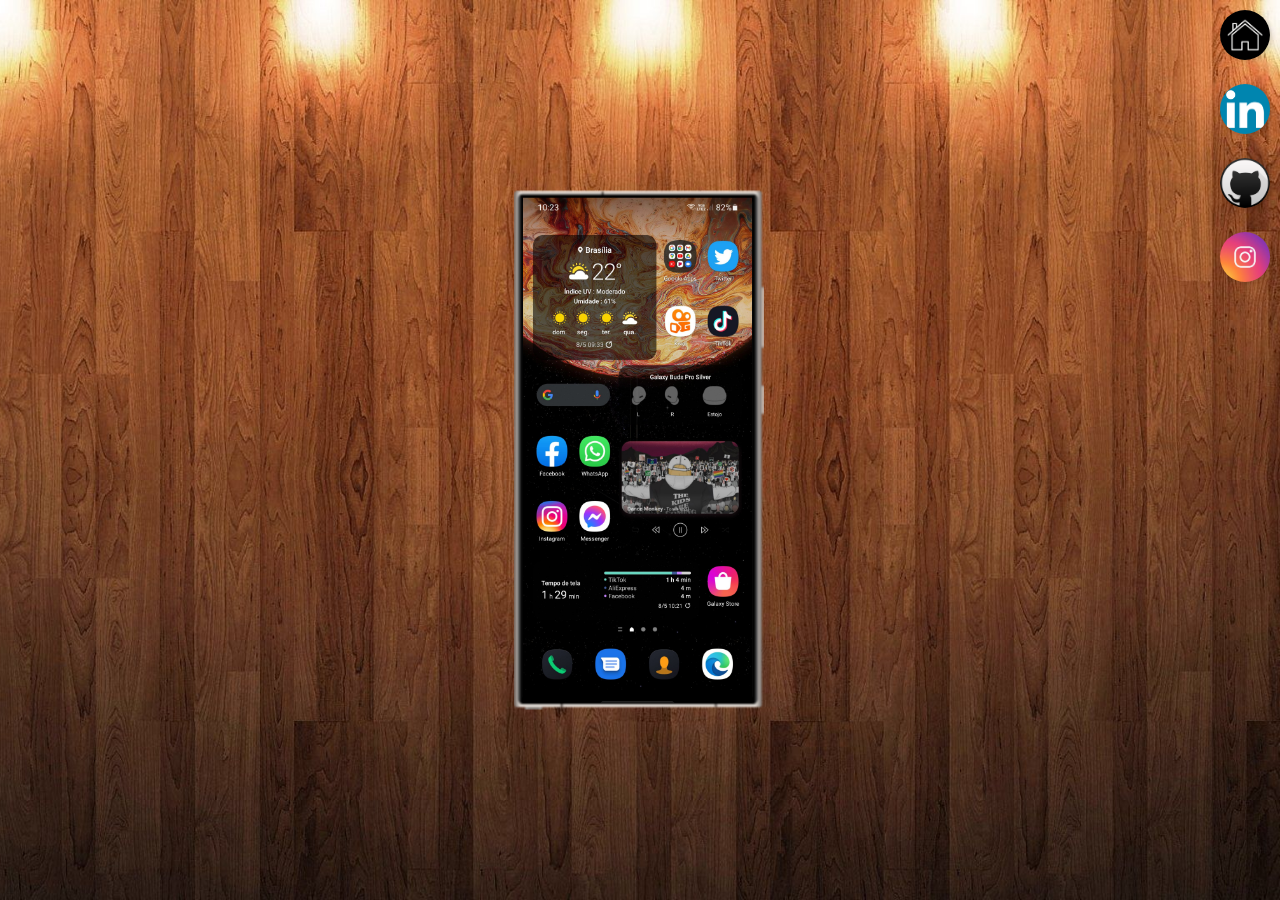
<file: index.html>
<!DOCTYPE html>
<html lang="pt-br">
<head>
    <meta charset="UTF-8">
    <meta name="viewport" content="width=device-width, initial-scale=1.0">
    <link rel="shortcut icon" href="favicon.ico" type="image/x-icon">
    <link rel="stylesheet" href="estilos/style.css">
    <title>Projeto Redes Sociais</title>
</head>
<body>
   <main>
    <section id="telefone">
        <iframe src="home.html" name="tela" id="tela" frameborder="0"></iframe>

    </section>

    <section id="redes-sociais">
        <a href="home.html" target="tela"><img src="imagens/logo-home.png" alt="Home"></a><br>

        <a href="linkedin.html" target="tela"><img src="imagens/logo-linkedin.png" alt="Linkedin"></a><br>

        <a href="github.html" target="tela"> <img src="imagens/logo-github.png" alt="GitHub"></a><br>

        <a href="instagram.html" target="tela"><img src="imagens/logo-instagram.jpg" alt="Instagram"></a>

    </section>
   </main>
    
</body>
</html>
</file>
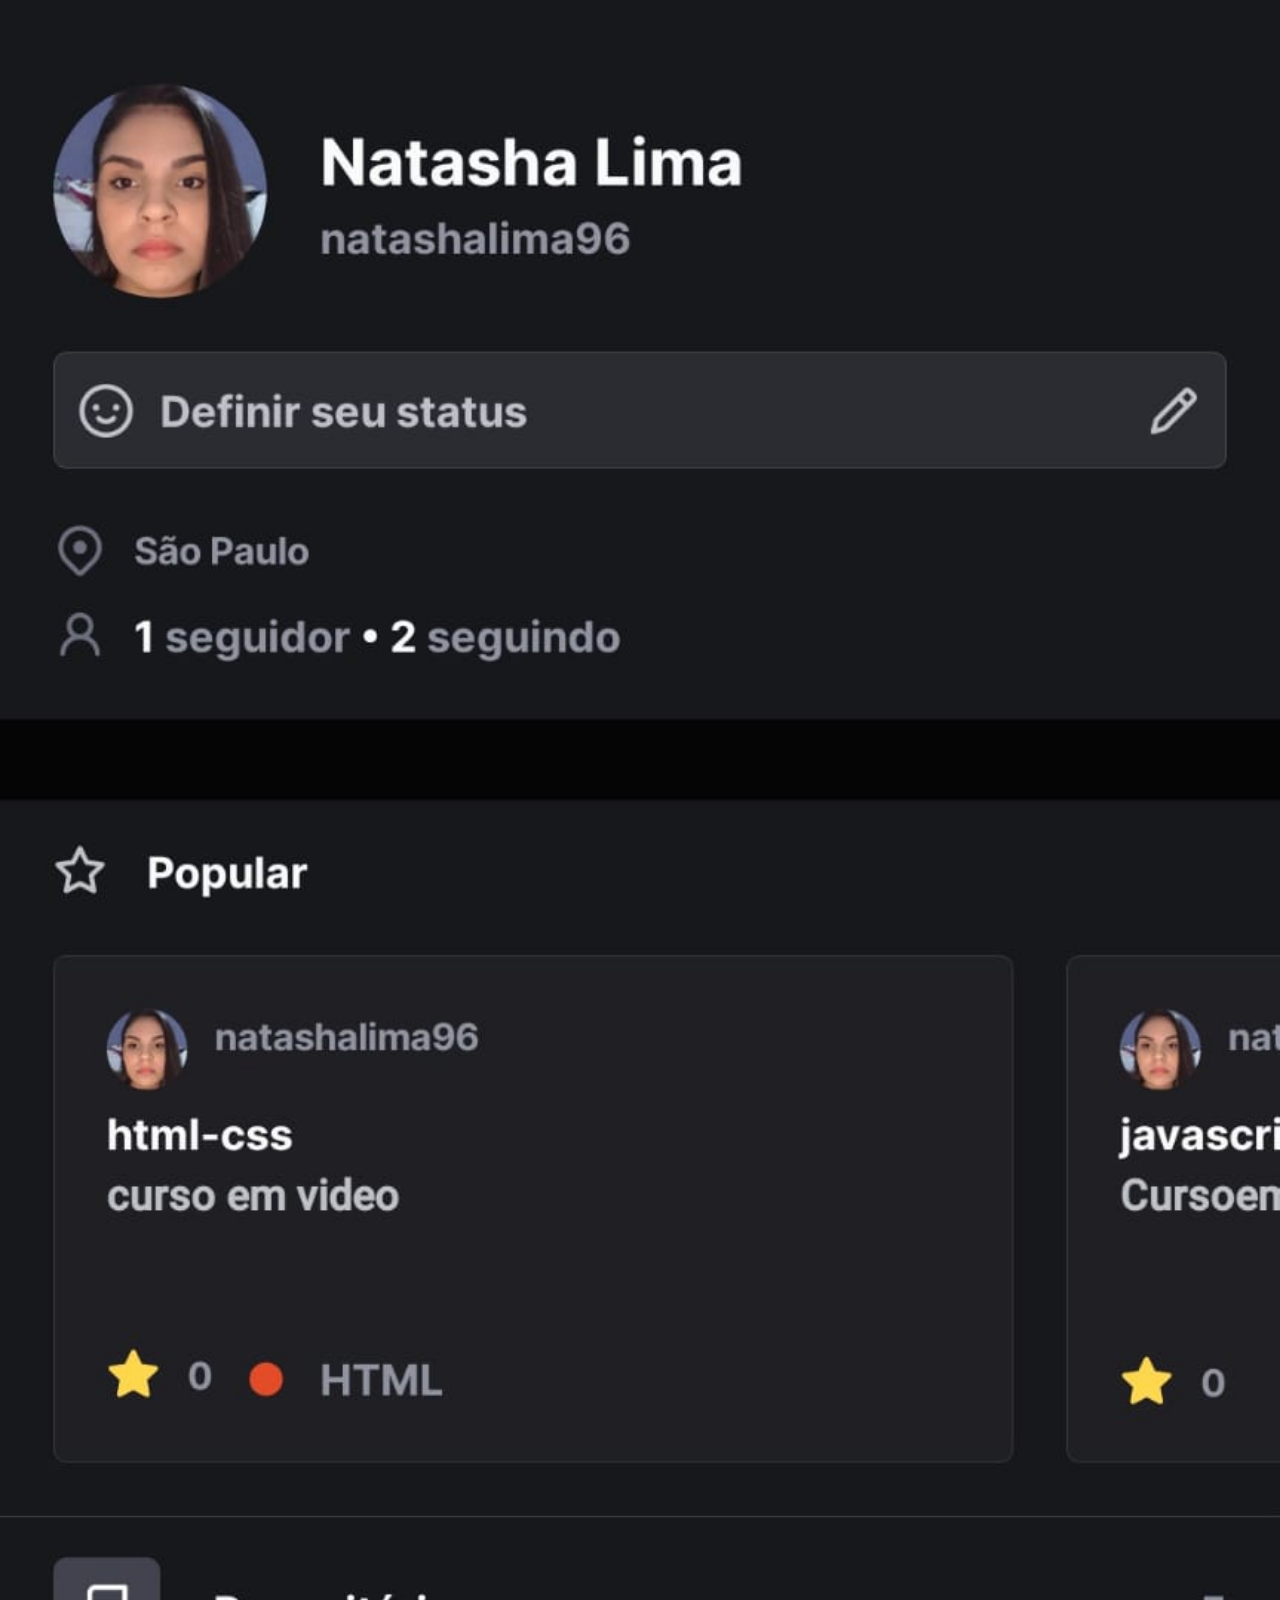
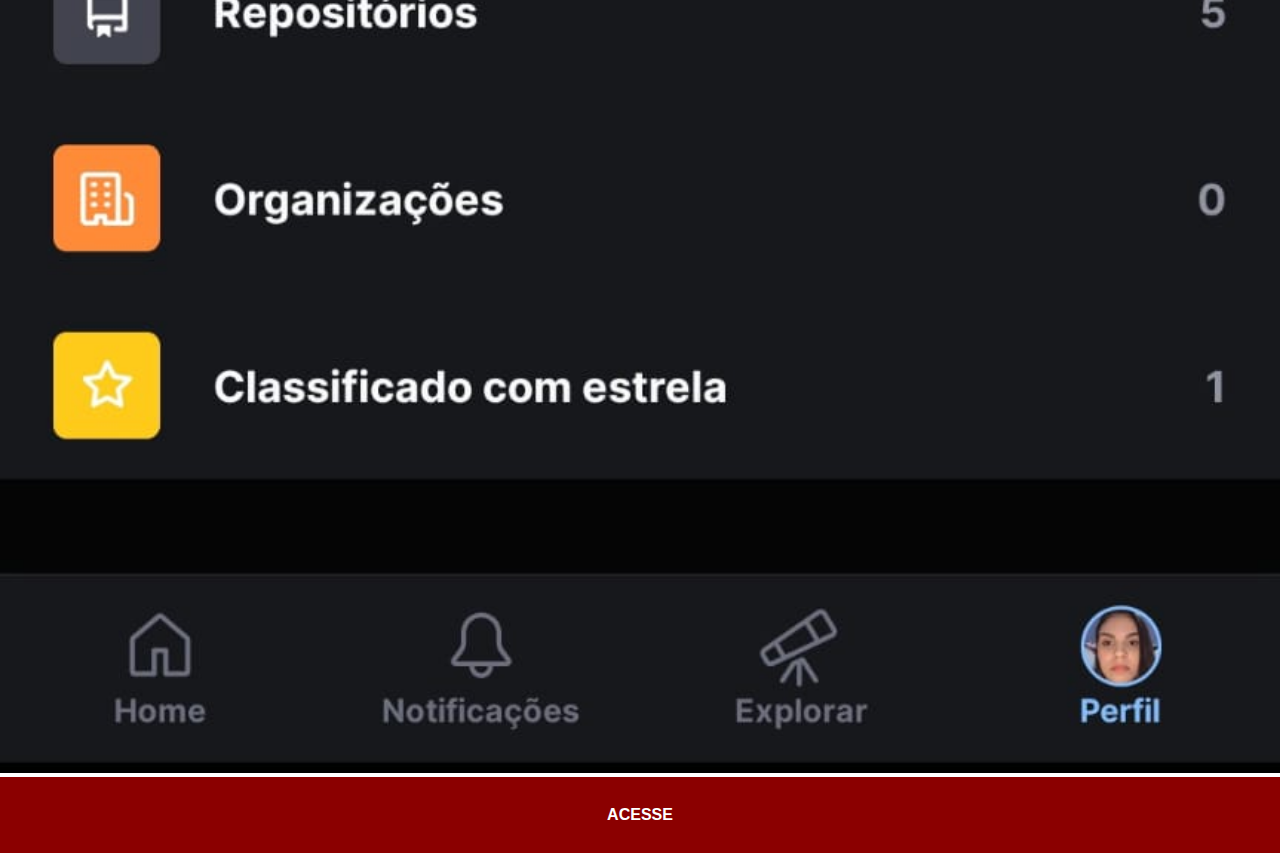
<file: github.html>
<!DOCTYPE html>
<html lang="pt-br">
<head>
    <meta charset="UTF-8">
    <meta name="viewport" content="width=device-width, initial-scale=1.0">
    <title>GitHub</title>
    <link rel="stylesheet" href="estilos/social.css">
    
</head>
<body>
    <img src="imagens/tela-github.jpeg" alt="GitHub">
    <a href="https://github.com/natashalima96" target="_blank">ACESSE</a>
</body>
</html>
</file>
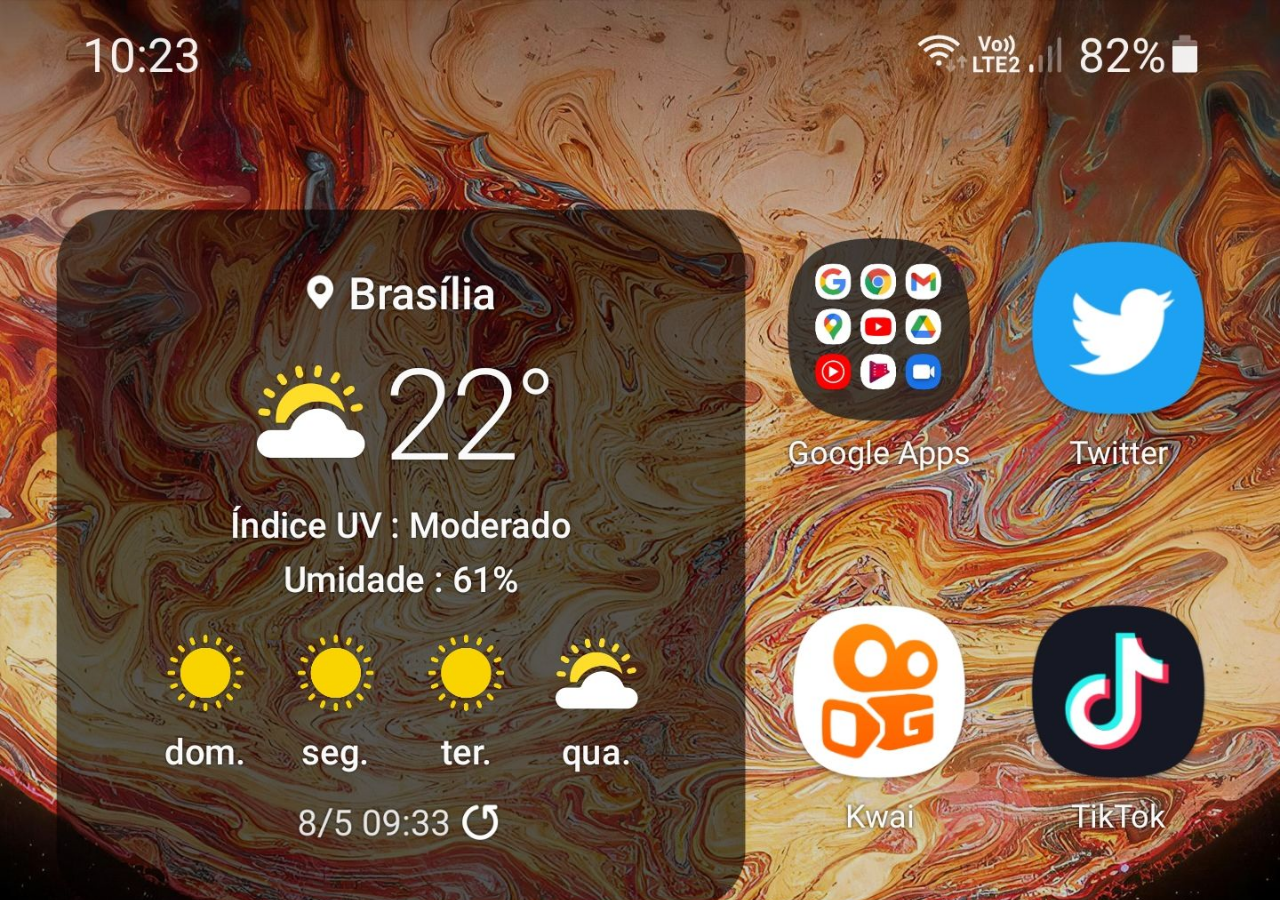
<file: home.html>
<!DOCTYPE html>
<html lang="pt-br">
<head>
    <meta charset="UTF-8">
    <meta name="viewport" content="width=device-width, initial-scale=1.0">
    <title>Home</title>
    <style>
        * {
            margin: 0px;
            padding: 0px;
        }
        body {
            width: 100vw;
            height: 100vh;
            background: black url('imagens/fundo-tela.jpg') no-repeat top center;
            background-size: cover;
        }
    </style>
</head>
<body>
    
</body>
</html>
</file>
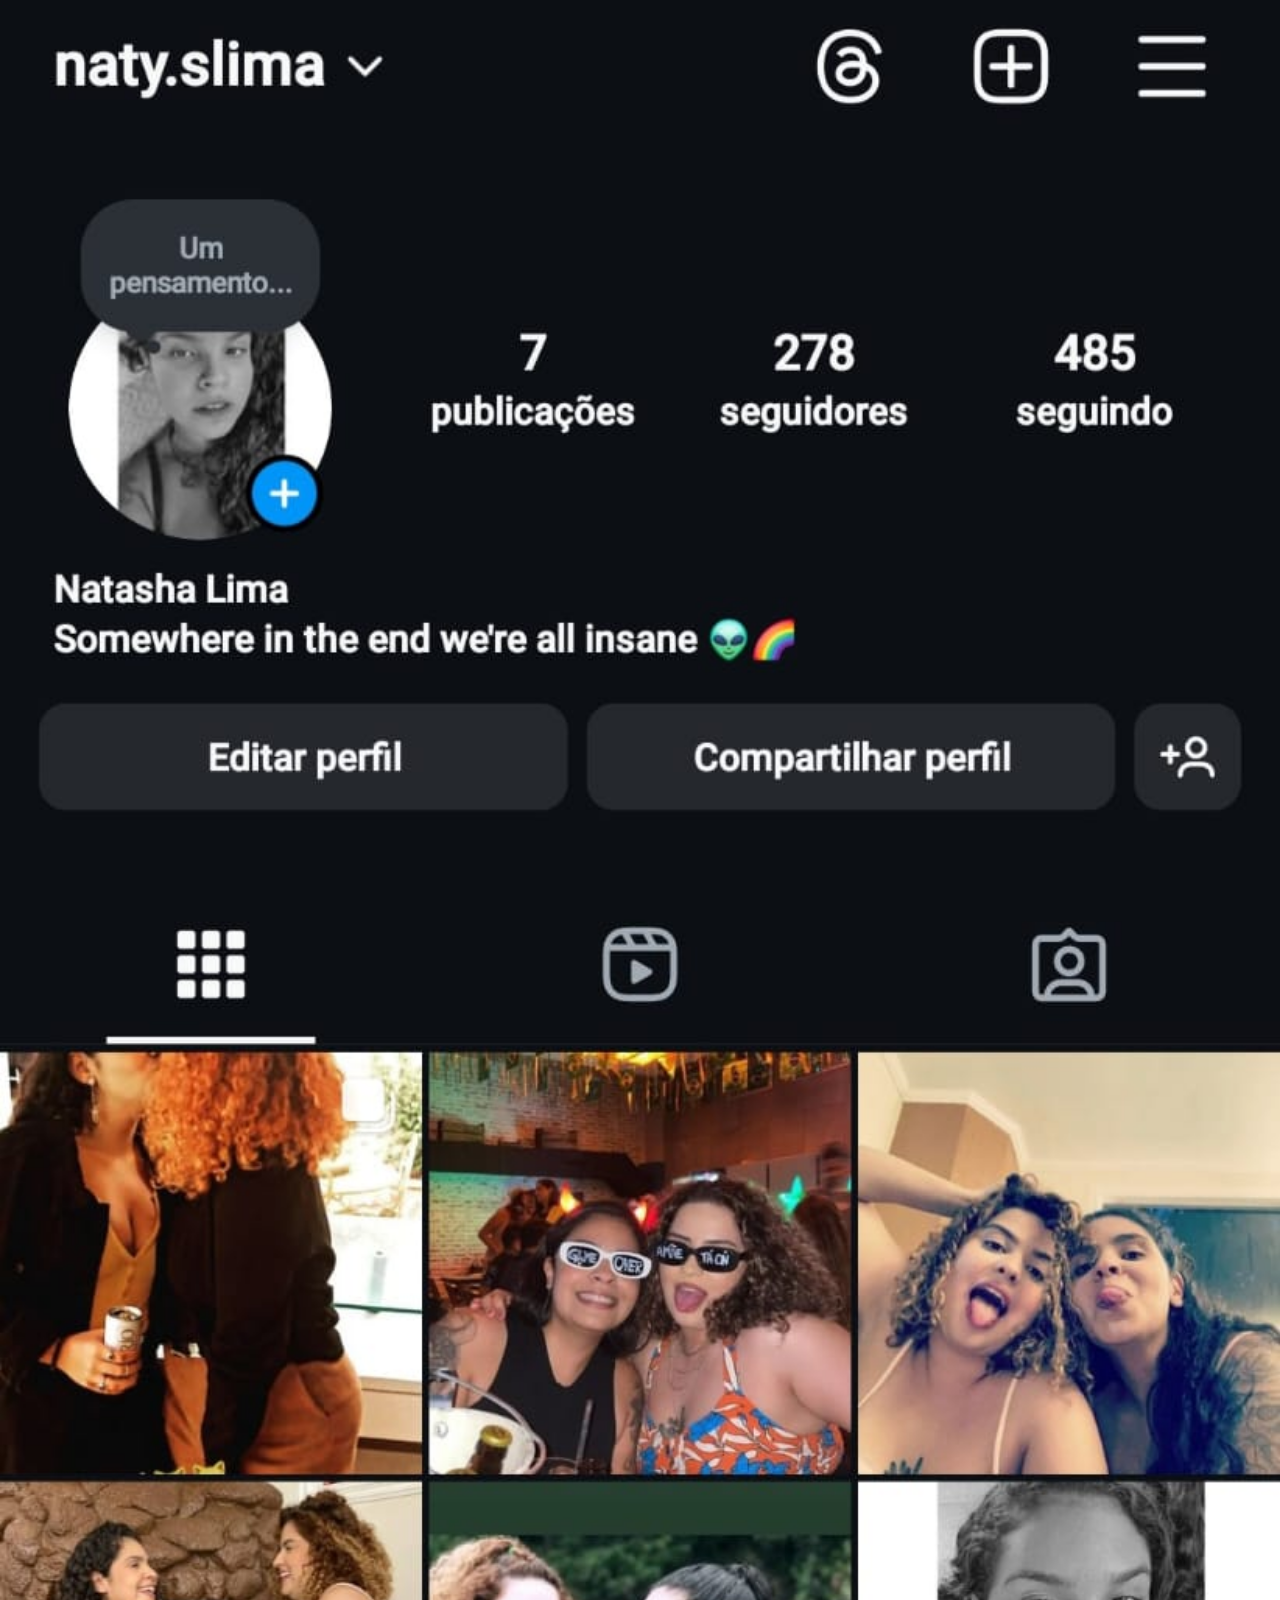
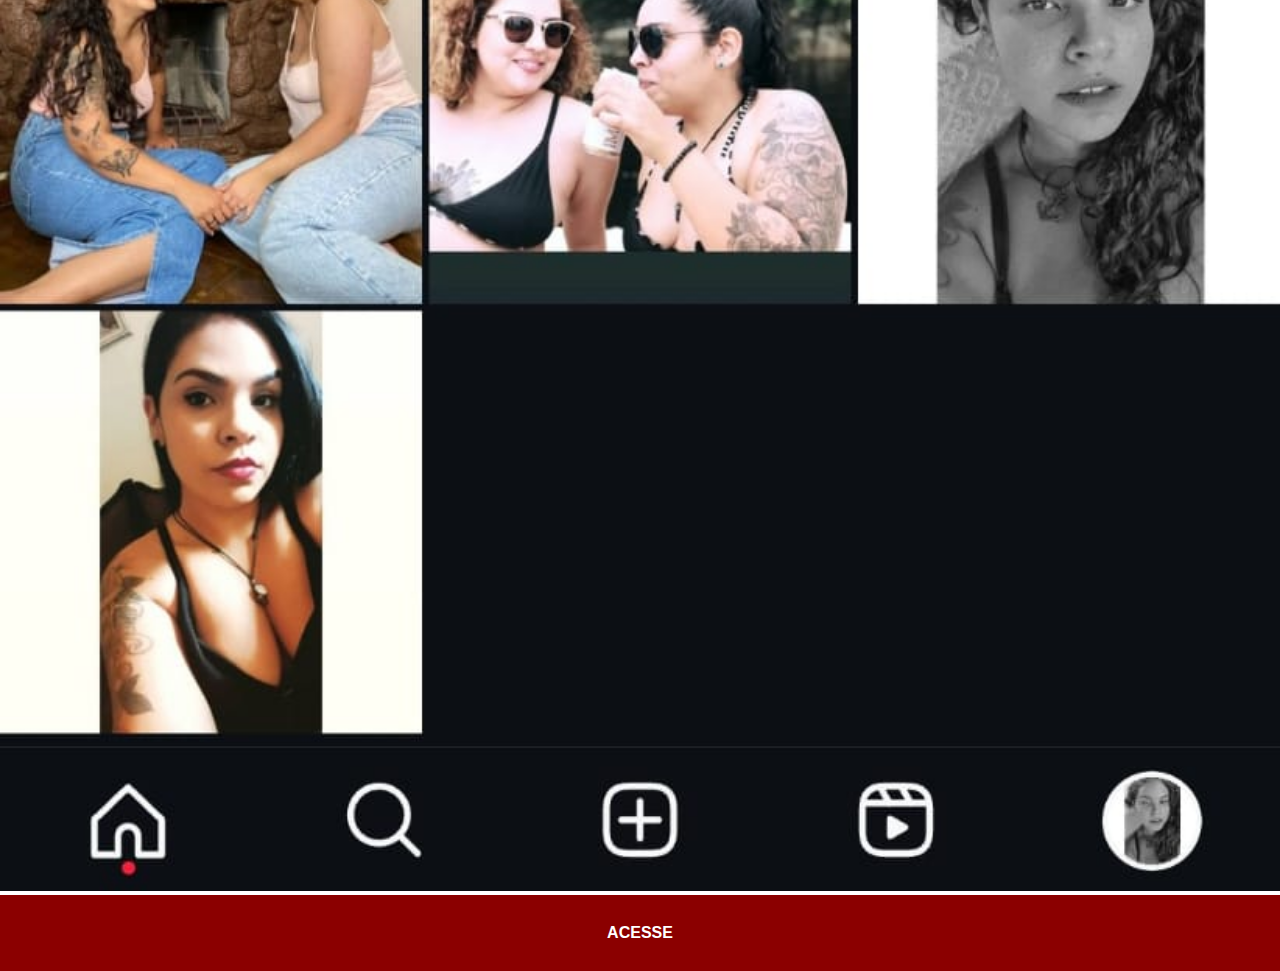
<file: instagram.html>
<!DOCTYPE html>
<html lang="pt-br">
<head>
    <meta charset="UTF-8">
    <meta name="viewport" content="width=device-width, initial-scale=1.0">
    <link rel="stylesheet" href="estilos/social.css">
    <title>Instagram</title>
</head>
<body>
    <img src="imagens/tela-instagram.jpeg" alt="Instagram">
    <a href="https://www.instagram.com/naty.slima/" target="_blank">ACESSE</a>
</body>
</html>
</file>
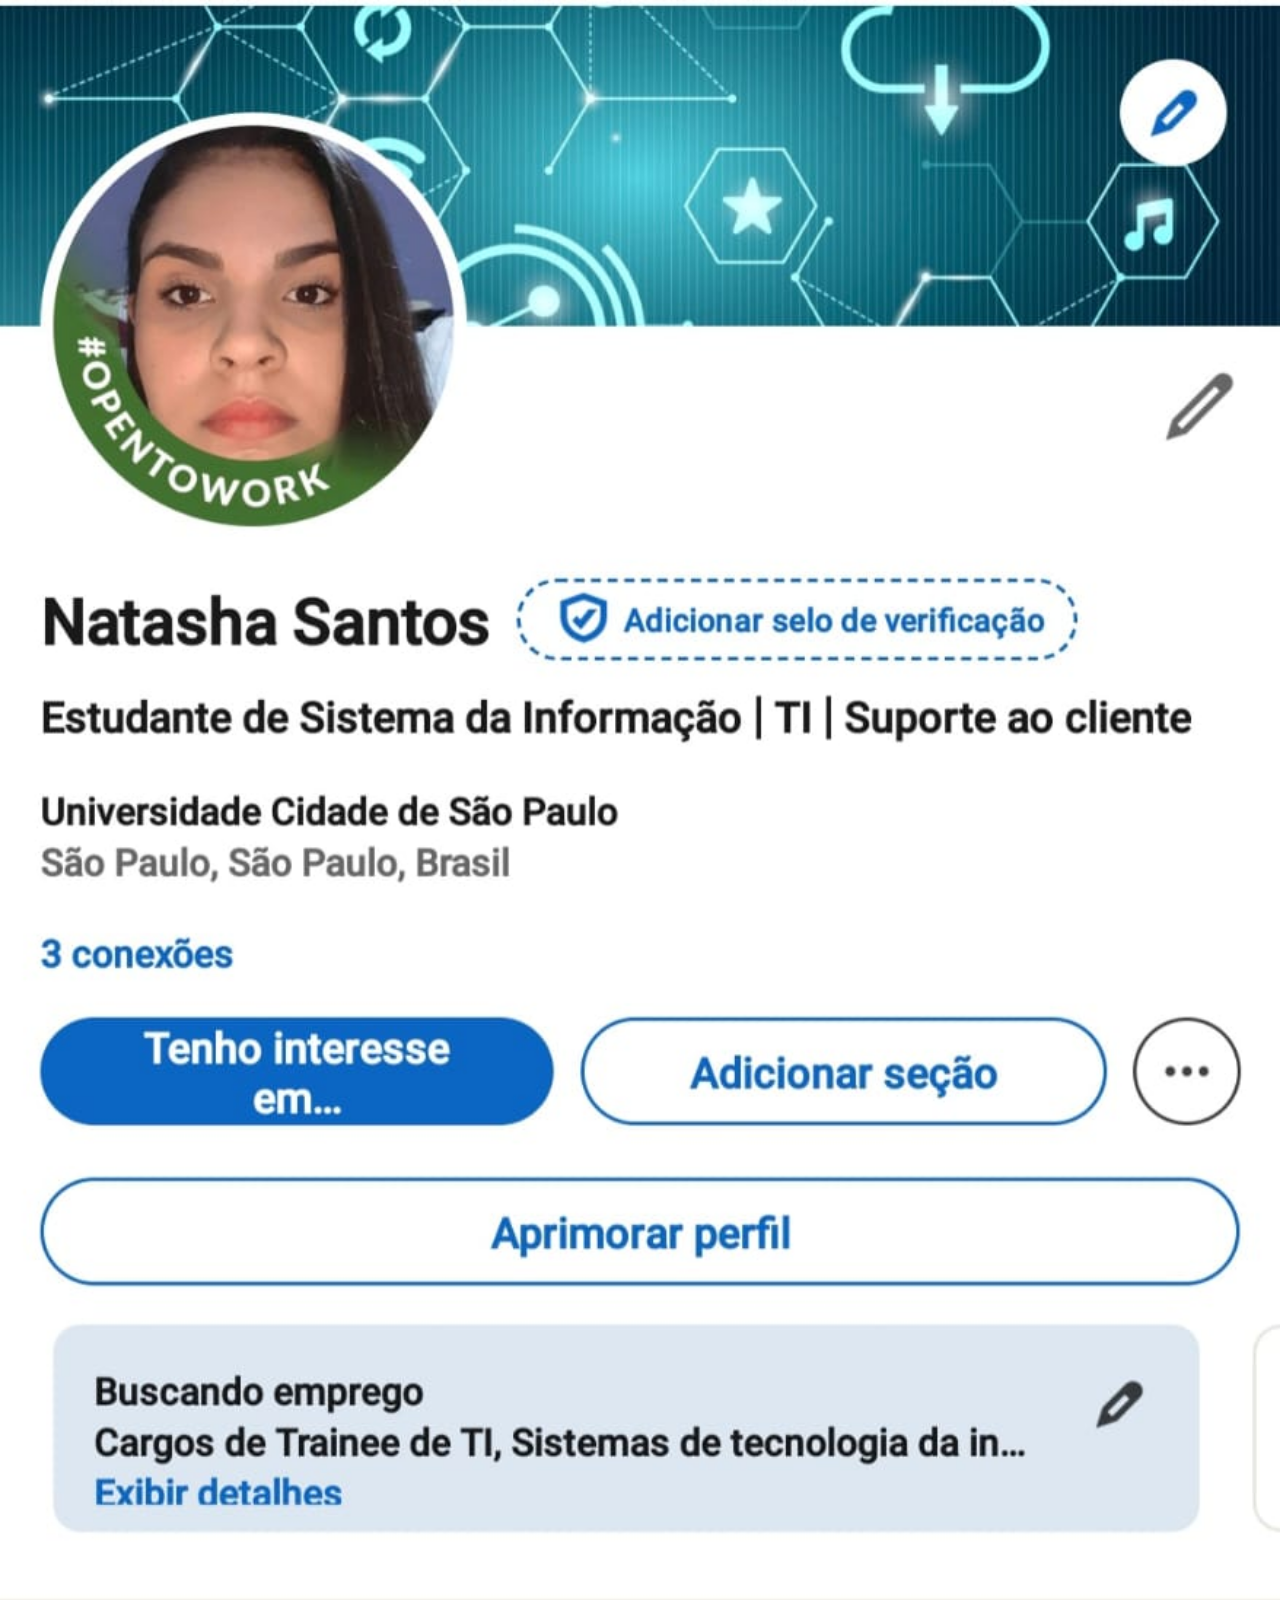
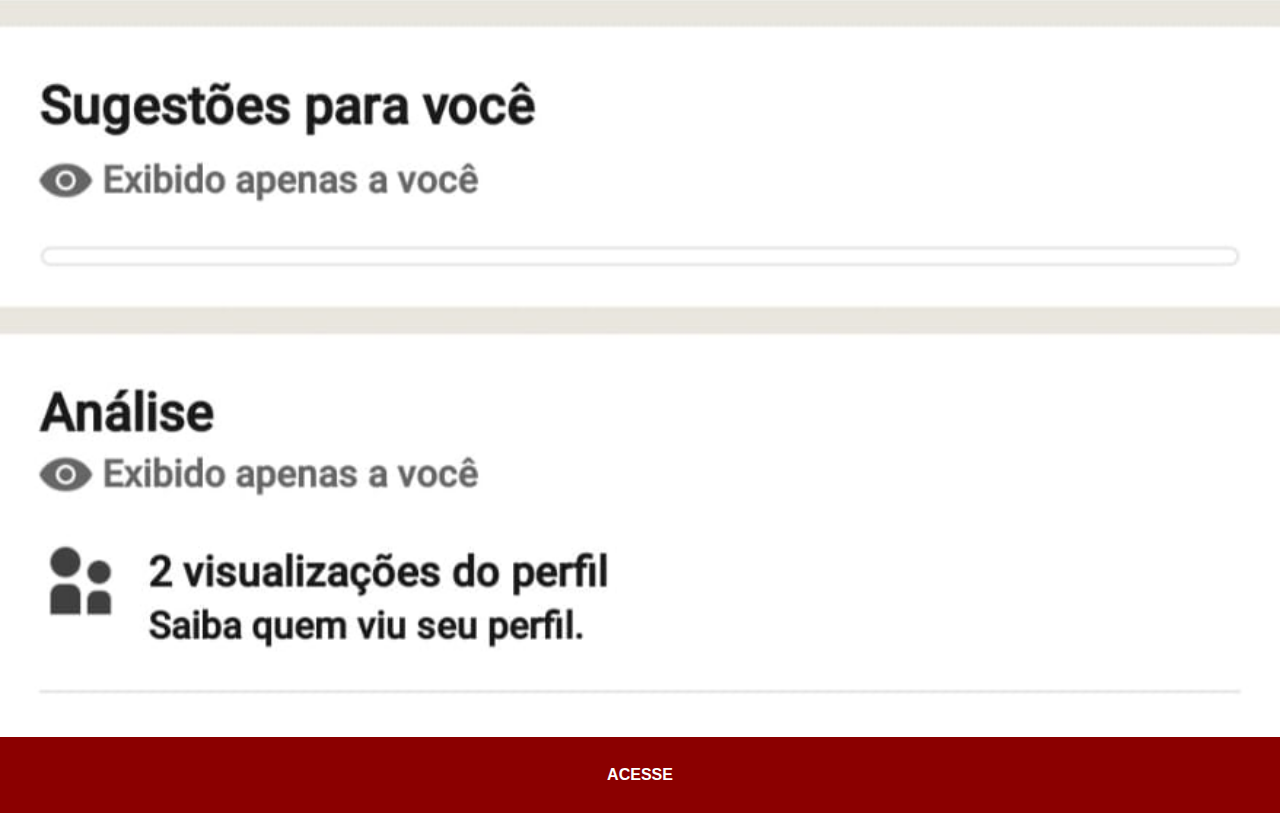
<file: linkedin.html>
<!DOCTYPE html>
<html lang="pt-br">
<head>
    <meta charset="UTF-8">
    <meta name="viewport" content="width=device-width, initial-scale=1.0">
    <title>Linkedin</title>
    <link rel="stylesheet" href="estilos/social.css">
</head>
<body>
    <img src="imagens/tela-linkedin.jpeg" alt="Linkedin">
    <a href="https://www.linkedin.com/in/natasha-santos-3a8a8b249/" target="_blank">ACESSE</a>
    
</body>
</html>
</file>
<file: estilos/style.css>
@charset "UTF8";
* {
    margin:0px;
    padding: 0px;
    font-family: Arial, Helvetica, sans-serif;
}
html, body {
    height: 100vh;
    width: 100vw;
    background-color: black;
    
}
body {
    background: url('../imagens/fundo-made.jpg') no-repeat top center;
    background-size: cover;
    background-attachment: fixed;
}
main {
    position: relative;
    height: 100vh;
   
}

section#telefone {
    position: absolute;
    top: 50%;
    left: 50%;
    transform: translate(-50%,-50%);
    height: 519px;
    width: 252px;
    background-color: blue;
    background: url('../imagens/frame-fone.png') no-repeat;
   
}
iframe#tela{
    position: relative;
    top: 7px;
    left: 9px;
    width: 229px;
    height: 505px;
}

section#redes-sociais {
    text-align: right;
}
section#redes-sociais img {
    width: 50px;
    margin: 10px;
    border-radius: 50%;
    box-shadow: 2px 2px 5px rgba(0, 0, 0, 0.123);
    box-sizing: border-box;
}

section#redes-sociais img:hover {
    border: 2px solid rgba(245, 245, 245, 0.315) ; 
    transform: translate3d(-3px -3px);
    box-shadow: 5px 5px 10px rgba(255, 255, 255, 0.425);
    transition: transforn 1s, border 1s ;
}
</file>
<file: estilos/social.css>
@charset "UTF8";

* {
    margin: 0px;
    padding: 0px;
    font-family: Arial, Helvetica, sans-serif;
}
::-webkit-scrollbar {
    width: 0px;
    height: 0px;
}
img {
    width: 100vw;
}

a {
    display: block;
    background-color: darkred;
    color: white;
    padding: 29px;
    text-align: center;
    font-weight: bolder;
    text-decoration: none;
}
a:hover {
    background-color: red;
}
</file>
